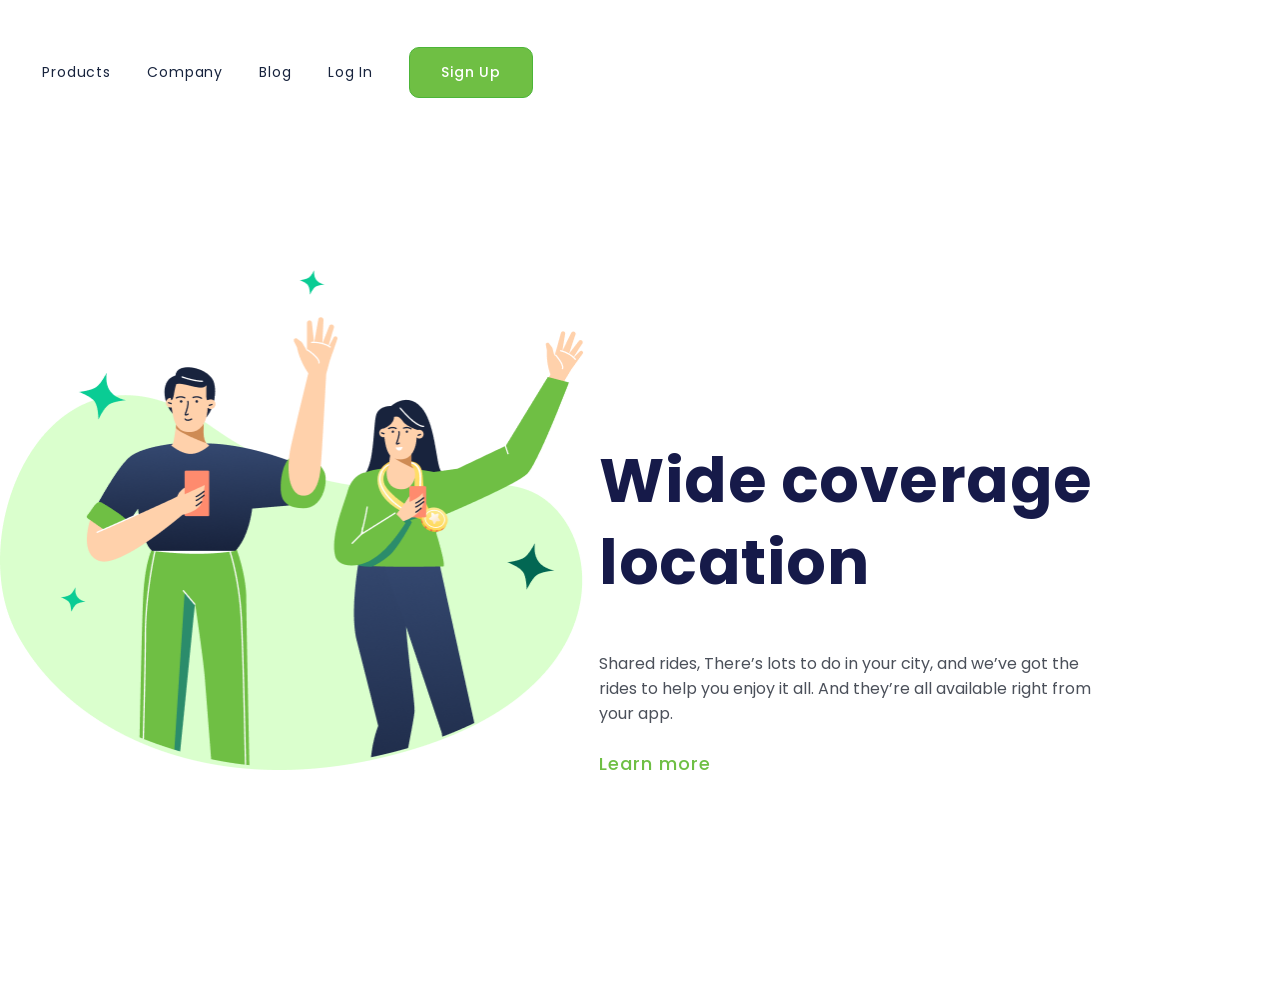
<file: index.html>
<!DOCTYPE html>

<html lang="en">

<head>
    <link rel="stylesheet" href="styles.css" />

    <link rel="preconnect" href="https://fonts.googleapis.com" />
    <link rel="preconnect" href="https://fonts.gstatic.com" crossorigin />
    <link href="https://fonts.googleapis.com/css2?family=Poppins:ital,wght@0,100;0,200;0,300;0,400;0,500;0,600;0,700;0,800;0,900;1,100;1,200;1,300;1,400;1,500;1,600;1,700;1,800;1,900&display=swap" rel="stylesheet" />
    <meta charset="UTF-8" />
    <meta name="viewport" content="width=device-width, initial-scale=1.0, maximum-scale=1.0, user-scalable=no" />

    <title>Wide coverage location</title>
</head>

<body>
    <header>
        <a class="nav-link" href="#">Products</a>
        <a class="nav-link" href="#">Company</a>
        <a class="nav-link" href="#">Blog</a>
        <a class="nav-link" href="#">Log In</a>
        <button class="button-signup">Sign Up</button>
    </header>

    <main>
        <img src="logo.png" alt="illustration" />

        <div class="content">
            <h1>Wide coverage location</h1>
            <p>Shared rides, There’s lots to do in your city, and we’ve got the rides to help you enjoy it all. And
                they’re all available right from your app.</p>
            <button class="button-learn-more">Learn more</button>
        </div>
    </main>

</body>
</html>
</file>
<file: styles.css>
* {
        margin: 0;
        padding: 0;
        box-sizing: border-box;
        font-family: 'Poppins', sans-serif;
}

header {
        margin-left: 42px;
        margin-top: 47px;
}

.nav-link {
        color: #17233D;
        text-decoration: none;
        font-weight: 400;
        font-size: 14px;
        line-height: 21px;
        letter-spacing: 0.88px;
        text-align: center;
        color: rgba(23, 35, 61, 1);
        margin-right: 32px;
        cursor: pointer;
}

a:hover {
        opacity: .6;
}

.button-signup {
        cursor: pointer;
        color: #ffffff;
        background-color: #6fbf44;
        border: 1px solid #4cb538;
        border-radius: 10px;
        font-weight: 500;
        font-size: 14px;
        line-height: 21px;
        letter-spacing: 0.88px;
        width: 124px;
        height: 51px;
        top: 47px;
        left: 161px;
        opacity: 1;
        cursor: pointer;
}

.button-signup:hover {
        opacity: 0.6;
}

main {
        margin-bottom: 102px;
}

img {
        display: inline-block;
        margin-top: 163px;
        right: 85px;
        width: 595px;
        height: 500px;
}

div {
        display: inline-block;
}

h1 {
        color: #161a49;
        font-weight: 700;
        font-size: 62px;
        line-height: 82px;
        letter-spacing: 0.5px;
        width: 582px;
        height: 164px;
        margin-top: 342px;
        margin-bottom: 47px;
        left: 801px;
        opacity: 1;
}

p {
        color: #4b505a;
        width: 493px;
        height: 99px;
        top: 553px;
        left: 801px;
        opacity: 1;
}

.button-learn-more {
        color: #6FBF44;
        background-color: transparent;
        border: none;
        font-weight: 500;
        font-size: 18px;
        line-height: 27px;
        letter-spacing: 1px;
        margin-bottom: 114px;
        cursor: pointer;
}


.button-learn-more:hover {
        opacity: 0.8;
}

@media screen and (max-width: 720px) {

    /* ... seus estilos anteriores do header e botões ... */
    main {
        display: flex;
        flex-direction: column; /* Alinha os elementos em formato de coluna (vertical) */
        align-items: center;    /* Centraliza os elementos horizontalmente */
        text-align: center;     /* Centraliza os textos */
        padding: 0 20px;
    }

    header {
        display: flex;
        justify-content: flex-end; /* Empurra todo o conteúdo para a direita */
        padding: 5px 10px 0 0;     /* Ajusta o espaçamento nas bordas superior e direita */

    }

    .content {
        order: 1;         /* Define que o bloco de texto deve ser o PRIMEIRO elemento visualizado */
        margin-top: 60px; /* Cria um espaçamento saudável entre o botão e o título */

    }

    img {
        order: 2;         /* Define que a imagem deve ser o SEGUNDO elemento (ir para o final) */
        width: 100%;
        max-width: 312px; /* Controla o tamanho ideal da ilustração no mobile */
        height: auto;
        margin-top: 60px; /* Cria um espaço entre o botão 'Learn more' e a ilustração */
    }

    /* Garante que o container do texto ocupe toda a largura disponível com margem de segurança */
    div,
    .content {
        display: block;
        width: 100%;
        padding: 0 20px; /* Margem interna para o texto nunca encostar na borda da tela */
    }

    .nav-link {
        display: none;
    }

    .button-signup {
        margin-top: 17px;
        margin-right: 15px;
        cursor: pointer;
        color: #ffffff;
        background-color: #6fbf44;
        border: 1px solid #4cb538;
        border-radius: 6px;
        font-weight: 500;
        font-size: 12px;
        line-height: 21px;
        letter-spacing: 0.88px;
        width: 91px;
        height: 31px;
        top: 47px;
        left: 161px;
        opacity: 1;
        cursor: pointer;
    }

    h1 {
        font-size: 30px;
        line-height: 1.2;
        width: 100%;      /* Mudado de 268px fixos para 100% fluido */
        max-width: 280px; /* Define um limite máximo elegante */
        height: auto;     /* Deixe o navegador calcular a altura baseado no texto */
        margin: 40px auto 20px auto; /* Margens verticais limpas e centralizado */
    }

    p {
        width: 100%;       /* Mudado de 304px fixos para 100% fluido */
        max-width: 320px;  /* Evita que o texto estique demais em telas levemente maiores */
        height: auto;      /* Remove a altura fixa de 165px que quebra o layout */
        font-size: 16px;
        line-height: 1.5;
        margin: 0 auto 30px auto; /* Centraliza horizontalmente e cria espaço para o botão */
        text-align: center;
        font-weight: 400;
        letter-spacing: 0.5px;
        color: #4b505a;
    }

    .button-learn-more {
        font-size: 14px;
        margin: 0 auto 40px auto;
        display: block;         /* Garante que o botão respeite o 'margin: auto' para centralizar */
    }
}
</file>
